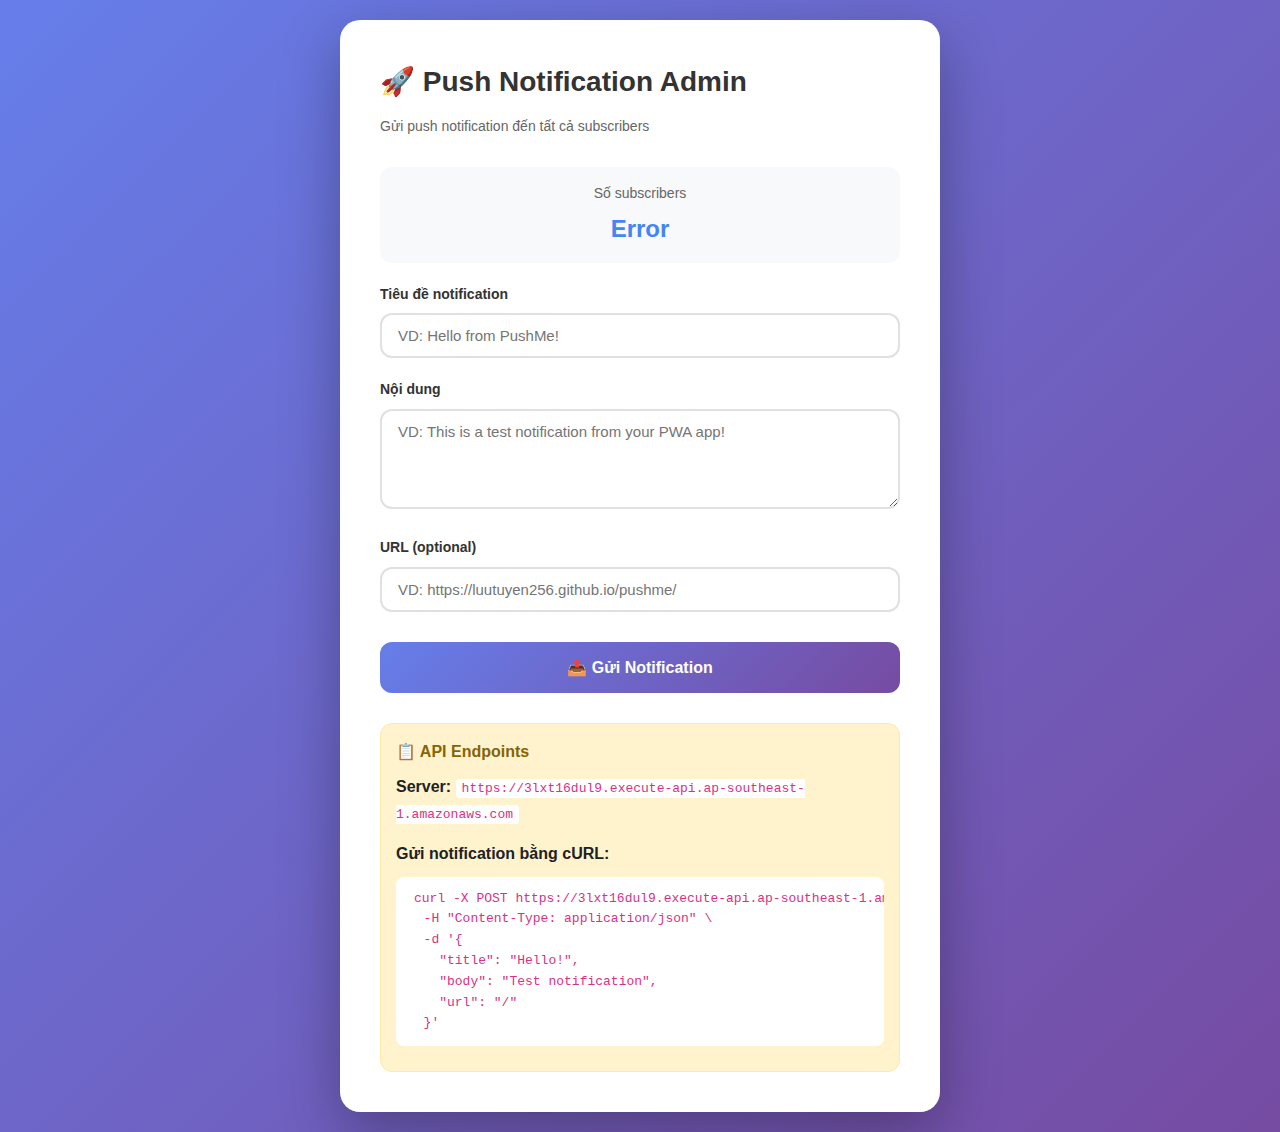
<file: admin.html>
<!DOCTYPE html>
<html lang="vi">
<head>
  <meta charset="UTF-8">
  <meta name="viewport" content="width=device-width, initial-scale=1.0">
  <title>PushMe Admin - Send Notification</title>
  <link rel="stylesheet" href="/style.css">
  <style>
    body {
      background: linear-gradient(135deg, #667eea 0%, #764ba2 100%);
      min-height: 100vh;
      display: flex;
      align-items: center;
      justify-content: center;
      padding: 20px;
    }
    .admin-container {
      background: white;
      border-radius: 20px;
      padding: 40px;
      max-width: 600px;
      width: 100%;
      box-shadow: 0 20px 60px rgba(0,0,0,0.3);
    }
    h1 {
      color: #333;
      margin-bottom: 10px;
      font-size: 28px;
    }
    .subtitle {
      color: #666;
      margin-bottom: 30px;
      font-size: 14px;
    }
    .form-group {
      margin-bottom: 20px;
    }
    label {
      display: block;
      margin-bottom: 8px;
      color: #333;
      font-weight: 600;
      font-size: 14px;
    }
    input, textarea {
      width: 100%;
      padding: 12px 16px;
      border: 2px solid #e0e0e0;
      border-radius: 12px;
      font-size: 15px;
      font-family: inherit;
      transition: all 0.3s ease;
      box-sizing: border-box;
    }
    input:focus, textarea:focus {
      outline: none;
      border-color: #4285f4;
      box-shadow: 0 0 0 3px rgba(66,133,244,0.1);
    }
    textarea {
      resize: vertical;
      min-height: 100px;
    }
    .btn {
      width: 100%;
      padding: 16px;
      background: linear-gradient(135deg, #667eea 0%, #764ba2 100%);
      color: white;
      border: none;
      border-radius: 12px;
      font-size: 16px;
      font-weight: 600;
      cursor: pointer;
      transition: transform 0.2s ease, box-shadow 0.2s ease;
      margin-top: 10px;
    }
    .btn:hover {
      transform: translateY(-2px);
      box-shadow: 0 10px 25px rgba(102,126,234,0.4);
    }
    .btn:active {
      transform: translateY(0);
    }
    .btn:disabled {
      opacity: 0.6;
      cursor: not-allowed;
    }
    .message {
      padding: 12px 16px;
      border-radius: 12px;
      margin-bottom: 20px;
      font-size: 14px;
      display: none;
    }
    .message.success {
      background: #d4edda;
      color: #155724;
      border: 1px solid #c3e6cb;
    }
    .message.error {
      background: #f8d7da;
      color: #721c24;
      border: 1px solid #f5c6cb;
    }
    .message.info {
      background: #d1ecf1;
      color: #0c5460;
      border: 1px solid #bee5eb;
    }
    .subscribers-count {
      background: #f8f9fa;
      padding: 15px;
      border-radius: 12px;
      margin-bottom: 20px;
      text-align: center;
    }
    .subscribers-count strong {
      font-size: 24px;
      color: #4285f4;
    }
    .api-info {
      background: #fff3cd;
      padding: 15px;
      border-radius: 12px;
      margin-top: 30px;
      border: 1px solid #ffeaa7;
    }
    .api-info h3 {
      margin: 0 0 10px 0;
      color: #856404;
      font-size: 16px;
    }
    .api-info code {
      background: white;
      padding: 2px 6px;
      border-radius: 4px;
      font-size: 13px;
      color: #d63384;
    }
    .api-info pre {
      background: white;
      padding: 12px;
      border-radius: 8px;
      overflow-x: auto;
      font-size: 12px;
      margin: 10px 0;
    }
  </style>
</head>
<body>
  <div class="admin-container">
    <h1>🚀 Push Notification Admin</h1>
    <p class="subtitle">Gửi push notification đến tất cả subscribers</p>

    <div id="message" class="message"></div>

    <div class="subscribers-count">
      <div style="color: #666; font-size: 14px; margin-bottom: 5px;">Số subscribers</div>
      <div><strong id="subscriber-count">...</strong></div>
    </div>

    <form id="notification-form">
      <div class="form-group">
        <label for="title">Tiêu đề notification</label>
        <input 
          type="text" 
          id="title" 
          name="title" 
          placeholder="VD: Hello from PushMe!" 
          required
          maxlength="100"
        >
      </div>

      <div class="form-group">
        <label for="body">Nội dung</label>
        <textarea 
          id="body" 
          name="body" 
          placeholder="VD: This is a test notification from your PWA app!" 
          required
          maxlength="300"
        ></textarea>
      </div>

      <div class="form-group">
        <label for="url">URL (optional)</label>
        <input 
          type="url" 
          id="url" 
          name="url" 
          placeholder="VD: https://luutuyen256.github.io/pushme/"
        >
      </div>

      <button type="submit" class="btn" id="send-btn">
        📤 Gửi Notification
      </button>
    </form>

    <div class="api-info">
      <h3>📋 API Endpoints</h3>
      <p><strong>Server:</strong> <code id="api-url">...</code></p>
      
      <p style="margin-top: 15px;"><strong>Gửi notification bằng cURL:</strong></p>
      <pre><code>curl -X POST ${API_URL}/send-notification \
  -H "Content-Type: application/json" \
  -d '{
    "title": "Hello!",
    "body": "Test notification",
    "url": "/"
  }'</code></pre>
    </div>
  </div>

  <script>
    const API_BASE_URL = 'https://3lxt16dul9.execute-api.ap-southeast-1.amazonaws.com';
    
    // Update API URL in UI
    document.getElementById('api-url').textContent = API_BASE_URL;
    document.querySelector('.api-info pre code').textContent = 
      `curl -X POST ${API_BASE_URL}/send-notification \\\n` +
      `  -H "Content-Type: application/json" \\\n` +
      `  -d '{\n` +
      `    "title": "Hello!",\n` +
      `    "body": "Test notification",\n` +
      `    "url": "/"\n` +
      `  }'`;

    // Show message
    function showMessage(text, type = 'info') {
      const messageEl = document.getElementById('message');
      messageEl.textContent = text;
      messageEl.className = `message ${type}`;
      messageEl.style.display = 'block';
      
      setTimeout(() => {
        messageEl.style.display = 'none';
      }, 5000);
    }

    // Fetch subscriber count
    async function fetchSubscriberCount() {
      try {
        const response = await fetch(`${API_BASE_URL}/subscribers/count`);
        if (response.ok) {
          const data = await response.json();
          document.getElementById('subscriber-count').textContent = data.count || '0';
        } else {
          document.getElementById('subscriber-count').textContent = 'N/A';
        }
      } catch (error) {
        console.error('Failed to fetch subscriber count:', error);
        document.getElementById('subscriber-count').textContent = 'Error';
      }
    }

    // Send notification
    async function sendNotification(data) {
      const sendBtn = document.getElementById('send-btn');
      sendBtn.disabled = true;
      sendBtn.textContent = '⏳ Đang gửi...';

      try {
        const response = await fetch(`${API_BASE_URL}/send-notification`, {
          method: 'POST',
          headers: {
            'Content-Type': 'application/json'
          },
          body: JSON.stringify(data)
        });

        if (!response.ok) {
          const errorData = await response.json();
          throw new Error(errorData.message || `HTTP ${response.status}`);
        }

        const result = await response.json();
        showMessage(
          `✅ Đã gửi notification đến ${result.sentCount || 'tất cả'} subscribers!`, 
          'success'
        );
        
        // Reset form
        document.getElementById('notification-form').reset();
        
        // Refresh subscriber count
        fetchSubscriberCount();
      } catch (error) {
        console.error('Send notification failed:', error);
        showMessage(`❌ Lỗi: ${error.message}`, 'error');
      } finally {
        sendBtn.disabled = false;
        sendBtn.textContent = '📤 Gửi Notification';
      }
    }

    // Form submit handler
    document.getElementById('notification-form').addEventListener('submit', (e) => {
      e.preventDefault();
      
      const formData = new FormData(e.target);
      const data = {
        title: formData.get('title').trim(),
        body: formData.get('body').trim(),
        url: formData.get('url').trim() || '/'
      };

      if (!data.title || !data.body) {
        showMessage('Vui lòng điền đầy đủ tiêu đề và nội dung', 'error');
        return;
      }

      sendNotification(data);
    });

    // Initial load
    fetchSubscriberCount();
    
    // Auto refresh every 30 seconds
    setInterval(fetchSubscriberCount, 30000);
  </script>
</body>
</html>
</file>
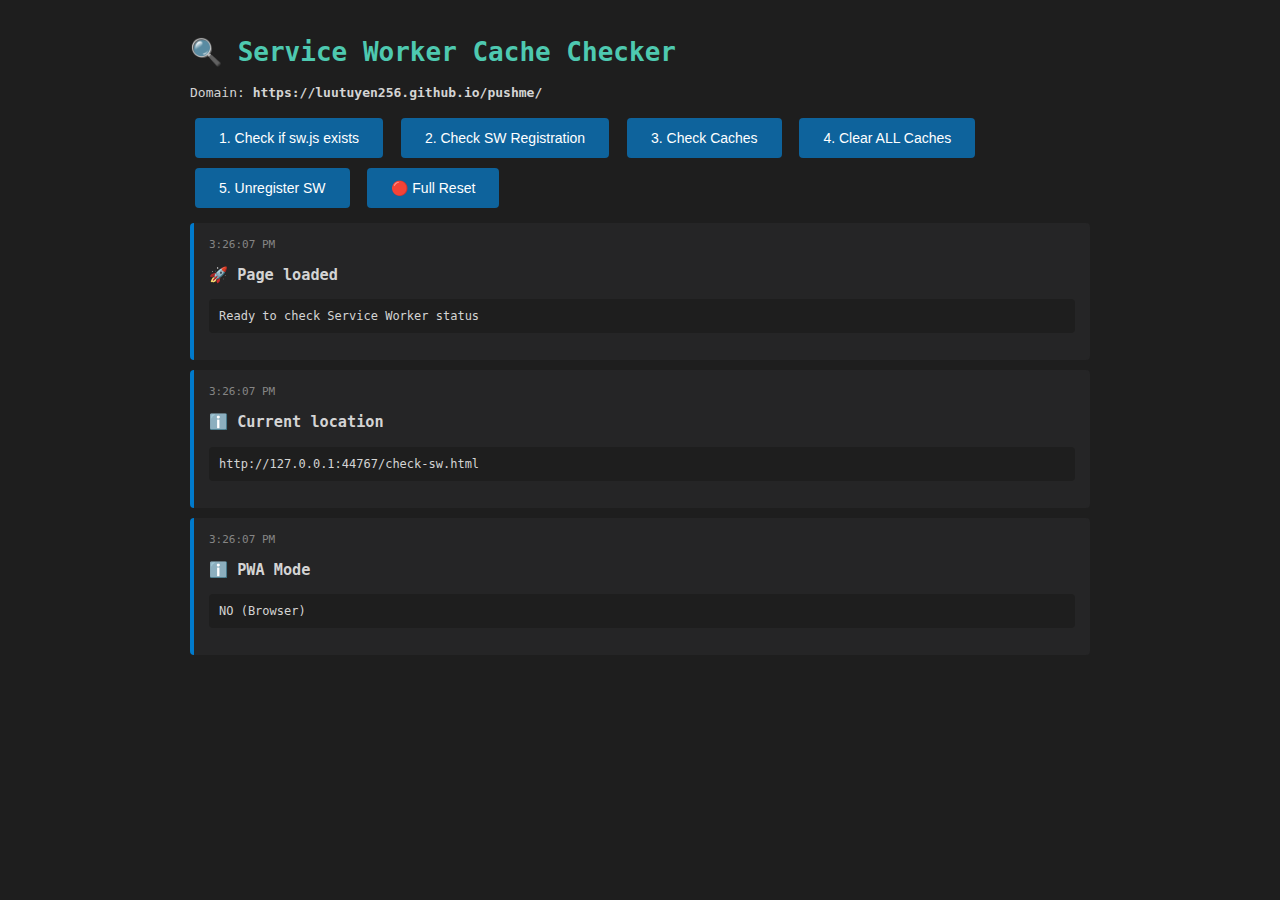
<file: check-sw.html>
<!DOCTYPE html>
<html lang="vi">
<head>
  <meta charset="UTF-8">
  <meta name="viewport" content="width=device-width, initial-scale=1.0">
  <title>Check Service Worker</title>
  <style>
    body {
      font-family: monospace;
      padding: 20px;
      background: #1e1e1e;
      color: #d4d4d4;
      max-width: 900px;
      margin: 0 auto;
    }
    .result {
      background: #252526;
      padding: 15px;
      border-radius: 4px;
      margin: 10px 0;
      border-left: 4px solid #007acc;
    }
    .result.success {
      border-left-color: #89d185;
    }
    .result.error {
      border-left-color: #f48771;
    }
    button {
      background: #0e639c;
      color: white;
      border: none;
      padding: 12px 24px;
      margin: 5px;
      border-radius: 4px;
      cursor: pointer;
      font-size: 14px;
    }
    button:hover {
      background: #1177bb;
    }
    pre {
      background: #1e1e1e;
      padding: 10px;
      overflow-x: auto;
      border-radius: 4px;
      font-size: 12px;
    }
    h1 {
      color: #4ec9b0;
    }
    h2 {
      color: #569cd6;
      font-size: 18px;
      margin-top: 30px;
    }
    .timestamp {
      color: #858585;
      font-size: 11px;
    }
  </style>
</head>
<body>
  <h1>🔍 Service Worker Cache Checker</h1>
  <p>Domain: <strong>https://luutuyen256.github.io/pushme/</strong></p>

  <div>
    <button onclick="checkSWFile()">1. Check if sw.js exists</button>
    <button onclick="checkSWRegistration()">2. Check SW Registration</button>
    <button onclick="checkCaches()">3. Check Caches</button>
    <button onclick="clearAllCaches()">4. Clear ALL Caches</button>
    <button onclick="unregisterSW()">5. Unregister SW</button>
    <button onclick="fullReset()">🔴 Full Reset</button>
  </div>

  <div id="results"></div>

  <script>
    const BASE_URL = 'https://luutuyen256.github.io/pushme';
    const SW_URL = `${BASE_URL}/sw.js`;

    function addResult(title, content, type = 'info') {
      const div = document.createElement('div');
      div.className = `result ${type}`;
      
      const timestamp = new Date().toLocaleTimeString();
      div.innerHTML = `
        <div class="timestamp">${timestamp}</div>
        <h3>${title}</h3>
        <pre>${content}</pre>
      `;
      
      document.getElementById('results').appendChild(div);
      console.log(title, content);
    }

    // 1. Check if sw.js file exists
    async function checkSWFile() {
      try {
        addResult('📝 Checking sw.js file...', 'Fetching from: ' + SW_URL);
        
        // Test with cache busting
        const cacheBustedURL = `${SW_URL}?v=${Date.now()}`;
        const response = await fetch(cacheBustedURL, {
          method: 'HEAD',
          cache: 'no-cache'
        });
        
        const info = `
Status: ${response.status} ${response.statusText}
Content-Type: ${response.headers.get('content-type')}
Content-Length: ${response.headers.get('content-length')} bytes
Last-Modified: ${response.headers.get('last-modified')}
Cache-Control: ${response.headers.get('cache-control')}
ETag: ${response.headers.get('etag')}
X-Cache: ${response.headers.get('x-cache')}
        `;
        
        if (response.ok) {
          addResult('✅ sw.js exists!', info, 'success');
          
          // Also fetch content
          const contentResponse = await fetch(cacheBustedURL, { cache: 'no-cache' });
          const text = await contentResponse.text();
          addResult('📄 sw.js content (first 500 chars)', text.substring(0, 500) + '...', 'success');
        } else {
          addResult('❌ sw.js NOT found', info, 'error');
        }
      } catch (error) {
        addResult('❌ Error checking sw.js', error.message, 'error');
      }
    }

    // 2. Check Service Worker Registration
    async function checkSWRegistration() {
      if (!('serviceWorker' in navigator)) {
        addResult('❌ Service Worker not supported', 'Browser does not support Service Workers', 'error');
        return;
      }

      try {
        const registrations = await navigator.serviceWorker.getRegistrations();
        
        if (registrations.length === 0) {
          addResult('⚠️ No Service Worker registered', 'No registrations found', 'error');
          return;
        }

        registrations.forEach((reg, i) => {
          const info = `
Registration ${i + 1}:
  Scope: ${reg.scope}
  Active: ${reg.active ? reg.active.scriptURL : 'none'}
  Installing: ${reg.installing ? reg.installing.scriptURL : 'none'}
  Waiting: ${reg.waiting ? reg.waiting.scriptURL : 'none'}
  State: ${reg.active ? reg.active.state : 'none'}
          `;
          addResult('✅ Service Worker Registration', info, 'success');
        });
      } catch (error) {
        addResult('❌ Error checking SW registration', error.message, 'error');
      }
    }

    // 3. Check Caches
    async function checkCaches() {
      if (!('caches' in window)) {
        addResult('❌ Cache API not supported', '', 'error');
        return;
      }

      try {
        const cacheNames = await caches.keys();
        
        if (cacheNames.length === 0) {
          addResult('ℹ️ No caches found', 'Cache storage is empty', 'info');
          return;
        }

        addResult('📦 Found ' + cacheNames.length + ' cache(s)', cacheNames.join('\n'), 'success');

        // Check each cache
        for (const name of cacheNames) {
          const cache = await caches.open(name);
          const requests = await cache.keys();
          
          const urls = requests.map(req => req.url).join('\n  ');
          addResult(`Cache: ${name}`, `Contains ${requests.length} items:\n  ${urls}`, 'success');
        }
      } catch (error) {
        addResult('❌ Error checking caches', error.message, 'error');
      }
    }

    // 4. Clear All Caches
    async function clearAllCaches() {
      if (!confirm('Are you sure you want to delete ALL caches?')) {
        return;
      }

      try {
        const cacheNames = await caches.keys();
        
        if (cacheNames.length === 0) {
          addResult('ℹ️ No caches to clear', '', 'info');
          return;
        }

        let deleted = 0;
        for (const name of cacheNames) {
          await caches.delete(name);
          deleted++;
          addResult(`🗑️ Deleted cache: ${name}`, '', 'success');
        }

        addResult('✅ All caches cleared!', `Deleted ${deleted} cache(s)`, 'success');
      } catch (error) {
        addResult('❌ Error clearing caches', error.message, 'error');
      }
    }

    // 5. Unregister Service Worker
    async function unregisterSW() {
      if (!confirm('Are you sure you want to unregister the Service Worker?')) {
        return;
      }

      try {
        const registrations = await navigator.serviceWorker.getRegistrations();
        
        if (registrations.length === 0) {
          addResult('ℹ️ No Service Worker to unregister', '', 'info');
          return;
        }

        for (const registration of registrations) {
          await registration.unregister();
          addResult('✅ Unregistered SW', registration.scope, 'success');
        }
      } catch (error) {
        addResult('❌ Error unregistering SW', error.message, 'error');
      }
    }

    // Full Reset
    async function fullReset() {
      if (!confirm('⚠️ This will:\n- Clear all caches\n- Unregister Service Worker\n- Clear localStorage\n\nContinue?')) {
        return;
      }

      addResult('🔄 Starting full reset...', '', 'info');

      // Clear caches
      try {
        const cacheNames = await caches.keys();
        for (const name of cacheNames) {
          await caches.delete(name);
        }
        addResult('✅ Caches cleared', cacheNames.length + ' cache(s) deleted', 'success');
      } catch (error) {
        addResult('⚠️ Cache clear failed', error.message, 'error');
      }

      // Unregister SW
      try {
        const registrations = await navigator.serviceWorker.getRegistrations();
        for (const registration of registrations) {
          await registration.unregister();
        }
        addResult('✅ Service Workers unregistered', registrations.length + ' unregistered', 'success');
      } catch (error) {
        addResult('⚠️ SW unregister failed', error.message, 'error');
      }

      // Clear localStorage
      try {
        localStorage.clear();
        addResult('✅ localStorage cleared', '', 'success');
      } catch (error) {
        addResult('⚠️ localStorage clear failed', error.message, 'error');
      }

      addResult('🎉 Full reset complete!', 'Please refresh the page', 'success');
    }

    // Auto check on load
    window.addEventListener('load', () => {
      addResult('🚀 Page loaded', 'Ready to check Service Worker status', 'info');
      
      // Show current URL
      addResult('ℹ️ Current location', window.location.href, 'info');
      
      // Show if in PWA mode
      const isPWA = window.matchMedia('(display-mode: standalone)').matches || 
                    window.navigator.standalone === true;
      addResult('ℹ️ PWA Mode', isPWA ? 'YES (Standalone)' : 'NO (Browser)', 'info');
    });
  </script>
</body>
</html>
</file>
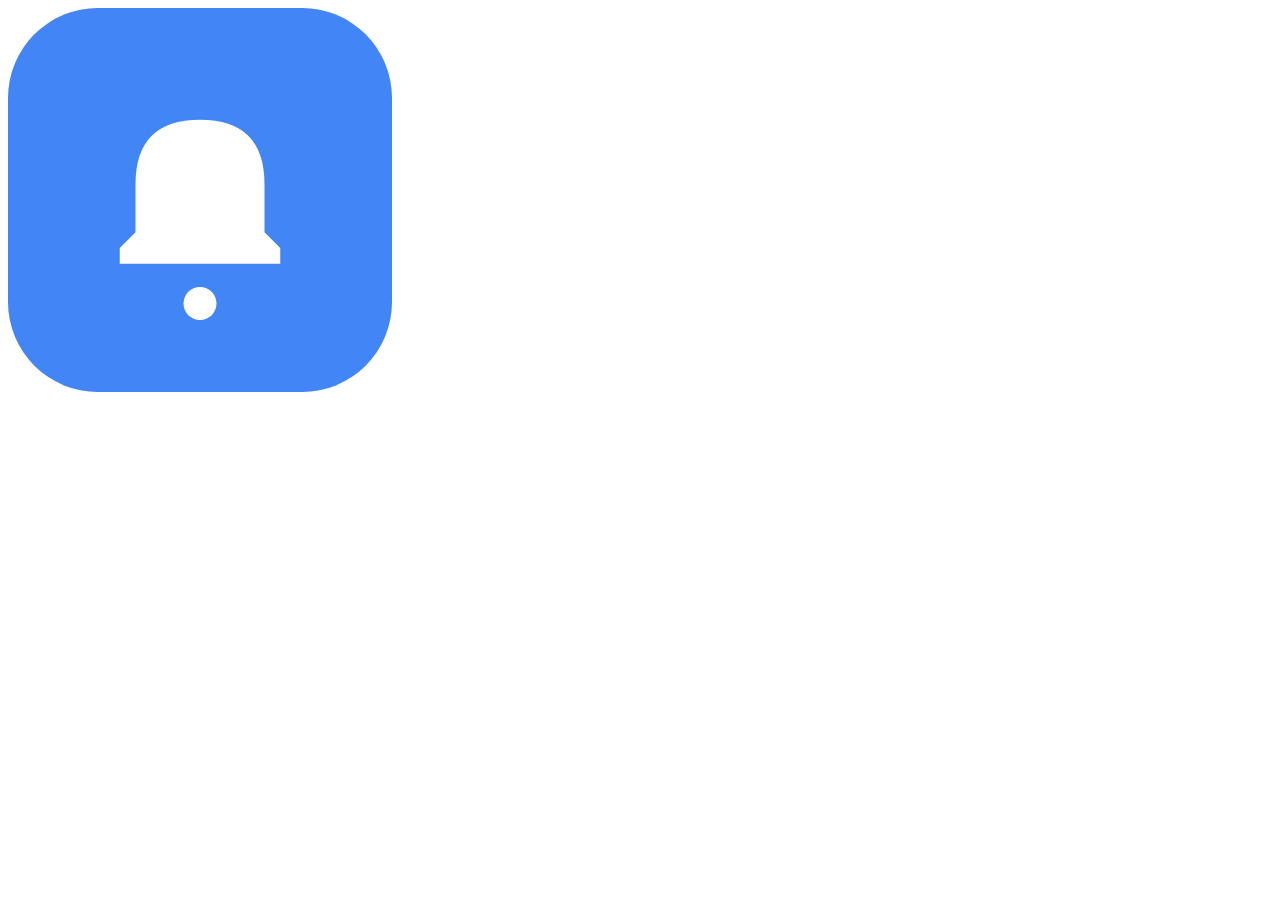
<file: create_icons.html>
<!DOCTYPE html>
<html>
<head><title>Generate Icons</title></head>
<body>
<canvas id="canvas"></canvas>
<script>
const sizes = [72, 96, 128, 144, 152, 192, 384, 512];
const canvas = document.getElementById('canvas');
const ctx = canvas.getContext('2d');

function createIcon(size) {
  canvas.width = size;
  canvas.height = size;
  
  // Background
  ctx.fillStyle = '#4285f4';
  ctx.beginPath();
  ctx.roundRect(0, 0, size, size, size/4.27);
  ctx.fill();
  
  // Bell icon (simplified)
  ctx.fillStyle = 'white';
  const scale = size / 512;
  ctx.save();
  ctx.scale(scale, scale);
  
  // Bell body
  ctx.beginPath();
  ctx.moveTo(256, 149);
  ctx.quadraticCurveTo(170, 149, 170, 235);
  ctx.lineTo(170, 299);
  ctx.lineTo(149, 320);
  ctx.lineTo(149, 341);
  ctx.lineTo(363, 341);
  ctx.lineTo(363, 320);
  ctx.lineTo(342, 299);
  ctx.lineTo(342, 235);
  ctx.quadraticCurveTo(342, 149, 256, 149);
  ctx.fill();
  
  // Bell bottom
  ctx.beginPath();
  ctx.arc(256, 394, 22, 0, Math.PI * 2);
  ctx.fill();
  
  ctx.restore();
  
  // Download
  canvas.toBlob((blob) => {
    const url = URL.createObjectURL(blob);
    const a = document.createElement('a');
    a.href = url;
    a.download = `icon-${size}.png`;
    a.click();
    URL.revokeObjectURL(url);
  });
}

sizes.forEach((size, i) => {
  setTimeout(() => createIcon(size), i * 100);
});

// Create maskable versions
setTimeout(() => {
  createIcon(192);
  setTimeout(() => {
    canvas.toBlob((blob) => {
      const url = URL.createObjectURL(blob);
      const a = document.createElement('a');
      a.href = url;
      a.download = 'icon-192-maskable.png';
      a.click();
      URL.revokeObjectURL(url);
    });
  }, 100);
}, sizes.length * 100);

setTimeout(() => {
  createIcon(512);
  setTimeout(() => {
    canvas.toBlob((blob) => {
      const url = URL.createObjectURL(blob);
      const a = document.createElement('a');
      a.href = url;
      a.download = 'icon-512-maskable.png';
      a.click();
      URL.revokeObjectURL(url);
    });
  }, 100);
}, (sizes.length + 1) * 100);

// Badge
setTimeout(() => {
  createIcon(72);
  setTimeout(() => {
    canvas.toBlob((blob) => {
      const url = URL.createObjectURL(blob);
      const a = document.createElement('a');
      a.href = url;
      a.download = 'badge-72.png';
      a.click();
      URL.revokeObjectURL(url);
    });
  }, 100);
}, (sizes.length + 2) * 100);
</script>
</body>
</html>
</file>
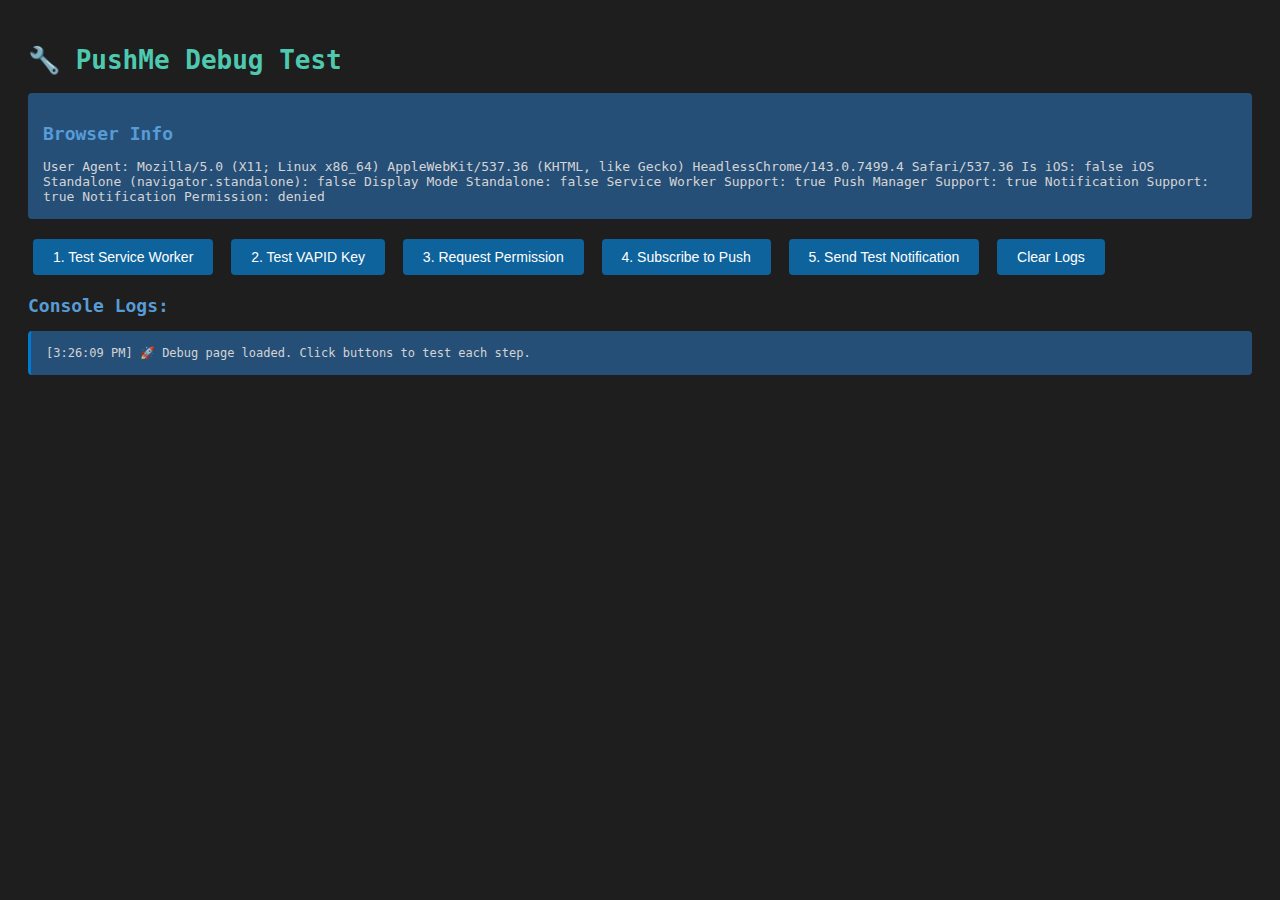
<file: test.html>
<!DOCTYPE html>
<html lang="vi">
<head>
  <meta charset="UTF-8">
  <meta name="viewport" content="width=device-width, initial-scale=1.0">
  <title>PushMe - Debug Test</title>
  <style>
    body {
      font-family: monospace;
      padding: 20px;
      background: #1e1e1e;
      color: #d4d4d4;
    }
    .log {
      background: #252526;
      padding: 10px;
      border-radius: 4px;
      margin: 10px 0;
      border-left: 3px solid #007acc;
      font-size: 12px;
      white-space: pre-wrap;
      word-break: break-all;
    }
    .log.error {
      border-left-color: #f48771;
    }
    .log.success {
      border-left-color: #89d185;
    }
    button {
      background: #0e639c;
      color: white;
      border: none;
      padding: 10px 20px;
      margin: 5px;
      border-radius: 4px;
      cursor: pointer;
      font-size: 14px;
    }
    button:hover {
      background: #1177bb;
    }
    .info {
      background: #264f78;
      padding: 15px;
      border-radius: 4px;
      margin: 15px 0;
    }
    h1 {
      color: #4ec9b0;
    }
    h2 {
      color: #569cd6;
      font-size: 18px;
    }
  </style>
</head>
<body>
  <h1>🔧 PushMe Debug Test</h1>
  
  <div class="info">
    <h2>Browser Info</h2>
    <div id="browser-info"></div>
  </div>

  <div>
    <button onclick="testServiceWorker()">1. Test Service Worker</button>
    <button onclick="testVapidKey()">2. Test VAPID Key</button>
    <button onclick="testNotificationPermission()">3. Request Permission</button>
    <button onclick="testSubscribe()">4. Subscribe to Push</button>
    <button onclick="testSendNotification()">5. Send Test Notification</button>
    <button onclick="clearLogs()">Clear Logs</button>
  </div>

  <h2>Console Logs:</h2>
  <div id="logs"></div>

  <script>
    const API_BASE_URL = 'https://3lxt16dul9.execute-api.ap-southeast-1.amazonaws.com';
    let swRegistration = null;
    let vapidPublicKey = null;

    function log(message, type = 'info') {
      const logDiv = document.createElement('div');
      logDiv.className = `log ${type}`;
      logDiv.textContent = `[${new Date().toLocaleTimeString()}] ${message}`;
      document.getElementById('logs').appendChild(logDiv);
      console.log(message);
    }

    function clearLogs() {
      document.getElementById('logs').innerHTML = '';
    }

    // Show browser info
    function showBrowserInfo() {
      const isIOS = /iPad|iPhone|iPod/.test(navigator.userAgent);
      const isStandalone = window.navigator.standalone === true;
      const matchesStandalone = window.matchMedia('(display-mode: standalone)').matches;
      
      const info = `
        User Agent: ${navigator.userAgent}
        
        Is iOS: ${isIOS}
        iOS Standalone (navigator.standalone): ${isStandalone}
        Display Mode Standalone: ${matchesStandalone}
        
        Service Worker Support: ${'serviceWorker' in navigator}
        Push Manager Support: ${'PushManager' in window}
        Notification Support: ${'Notification' in window}
        Notification Permission: ${Notification.permission}
      `;
      
      document.getElementById('browser-info').textContent = info;
    }

    // Test Service Worker
    async function testServiceWorker() {
      try {
        log('📝 Registering Service Worker...');
        const registration = await navigator.serviceWorker.register('/sw.js');
        log('✅ Service Worker registered: ' + registration.scope, 'success');
        
        await navigator.serviceWorker.ready;
        swRegistration = registration;
        log('✅ Service Worker ready', 'success');
      } catch (error) {
        log('❌ Service Worker failed: ' + error.message, 'error');
      }
    }

    // Test VAPID Key
    async function testVapidKey() {
      try {
        log('📝 Fetching VAPID key from server...');
        const response = await fetch(`${API_BASE_URL}/vapid-public-key`);
        
        if (!response.ok) {
          throw new Error(`HTTP ${response.status}`);
        }
        
        const data = await response.json();
        vapidPublicKey = data.publicKey;
        log('✅ VAPID key received: ' + vapidPublicKey.substring(0, 50) + '...', 'success');
      } catch (error) {
        log('❌ VAPID key failed: ' + error.message, 'error');
      }
    }

    // Test Notification Permission
    async function testNotificationPermission() {
      try {
        log('📝 Current permission: ' + Notification.permission);
        
        if (Notification.permission === 'granted') {
          log('✅ Permission already granted', 'success');
          return;
        }
        
        log('📝 Requesting permission...');
        const permission = await Notification.requestPermission();
        log('📝 Permission result: ' + permission);
        
        if (permission === 'granted') {
          log('✅ Permission granted!', 'success');
        } else if (permission === 'denied') {
          log('❌ Permission denied', 'error');
        } else {
          log('⚠️ Permission dismissed');
        }
      } catch (error) {
        log('❌ Permission request failed: ' + error.message, 'error');
      }
    }

    // Test Subscribe
    async function testSubscribe() {
      try {
        if (!swRegistration) {
          log('⚠️ Please run Test 1 first (Service Worker)');
          return;
        }
        
        if (!vapidPublicKey) {
          log('⚠️ Please run Test 2 first (VAPID Key)');
          return;
        }
        
        if (Notification.permission !== 'granted') {
          log('⚠️ Please run Test 3 first (Permission)');
          return;
        }
        
        log('📝 Checking existing subscription...');
        let subscription = await swRegistration.pushManager.getSubscription();
        
        if (subscription) {
          log('✅ Already subscribed: ' + subscription.endpoint, 'success');
          return;
        }
        
        log('📝 Creating new subscription...');
        const applicationServerKey = urlBase64ToUint8Array(vapidPublicKey);
        
        subscription = await swRegistration.pushManager.subscribe({
          userVisibleOnly: true,
          applicationServerKey: applicationServerKey
        });
        
        log('✅ Subscription created!', 'success');
        log('Endpoint: ' + subscription.endpoint);
        
        // Send to server
        log('📝 Sending to server...');
        const response = await fetch(`${API_BASE_URL}/subscribe`, {
          method: 'POST',
          headers: { 'Content-Type': 'application/json' },
          body: JSON.stringify({
            subscription: subscription.toJSON(),
            userId: 'test_user_' + Date.now()
          })
        });
        
        if (!response.ok) {
          throw new Error(`HTTP ${response.status}`);
        }
        
        const data = await response.json();
        log('✅ Subscription saved! ID: ' + data.subscriptionId, 'success');
        
      } catch (error) {
        log('❌ Subscribe failed: ' + error.message, 'error');
        log('Error details: ' + JSON.stringify(error, null, 2), 'error');
      }
    }

    // Test Send Notification
    async function testSendNotification() {
      try {
        log('📝 Sending test notification...');
        
        const response = await fetch(`${API_BASE_URL}/send-notification`, {
          method: 'POST',
          headers: { 'Content-Type': 'application/json' },
          body: JSON.stringify({
            title: 'Test từ Debug Page',
            body: 'Notification đã được gửi thành công! 🎉',
            url: '/'
          })
        });
        
        if (!response.ok) {
          throw new Error(`HTTP ${response.status}`);
        }
        
        const data = await response.json();
        log('✅ Notification sent! Count: ' + (data.sentCount || 'N/A'), 'success');
        
      } catch (error) {
        log('❌ Send notification failed: ' + error.message, 'error');
      }
    }

    // Helper: Convert VAPID key
    function urlBase64ToUint8Array(base64String) {
      const padding = '='.repeat((4 - base64String.length % 4) % 4);
      const base64 = (base64String + padding)
        .replace(/\-/g, '+')
        .replace(/_/g, '/');
      
      const rawData = window.atob(base64);
      const outputArray = new Uint8Array(rawData.length);
      
      for (let i = 0; i < rawData.length; ++i) {
        outputArray[i] = rawData.charCodeAt(i);
      }
      return outputArray;
    }

    // Initialize
    showBrowserInfo();
    log('🚀 Debug page loaded. Click buttons to test each step.');
  </script>
</body>
</html>
</file>
<file: style.css>
/* PushMe PWA - Styles */

:root {
  --primary-color: #4285f4;
  --primary-dark: #3367d6;
  --secondary-color: #34a853;
  --error-color: #ea4335;
  --warning-color: #fbbc04;
  --text-color: #202124;
  --text-secondary: #5f6368;
  --border-color: #dadce0;
  --background: #ffffff;
  --background-secondary: #f8f9fa;
  --shadow: 0 1px 3px rgba(0, 0, 0, 0.12), 0 1px 2px rgba(0, 0, 0, 0.24);
  --shadow-hover: 0 3px 6px rgba(0, 0, 0, 0.16), 0 3px 6px rgba(0, 0, 0, 0.23);
}

* {
  margin: 0;
  padding: 0;
  box-sizing: border-box;
}

body {
  font-family: -apple-system, BlinkMacSystemFont, 'Segoe UI', Roboto, Oxygen, Ubuntu, Cantarell, sans-serif;
  background: var(--background-secondary);
  color: var(--text-color);
  line-height: 1.6;
  -webkit-font-smoothing: antialiased;
  -moz-osx-font-smoothing: grayscale;
}

.container {
  max-width: 600px;
  margin: 0 auto;
  padding: 20px;
  min-height: 100vh;
}

/* Header */
.header {
  text-align: center;
  padding: 40px 0 20px;
}

.logo {
  display: flex;
  align-items: center;
  justify-content: center;
  gap: 12px;
  margin-bottom: 8px;
}

.logo h1 {
  font-size: 2rem;
  font-weight: 700;
  color: var(--text-color);
}

.subtitle {
  color: var(--text-secondary);
  font-size: 0.95rem;
}

/* Message */
.message {
  margin: 20px 0;
  padding: 16px;
  border-radius: 8px;
  font-weight: 500;
  animation: slideDown 0.3s ease;
}

.message.success {
  background: #e6f4ea;
  color: #1e8e3e;
  border: 1px solid #34a853;
}

.message.error {
  background: #fce8e6;
  color: #c5221f;
  border: 1px solid #ea4335;
}

.message.info {
  background: #e8f0fe;
  color: #1967d2;
  border: 1px solid #4285f4;
}

.message.warning {
  background: #fef7e0;
  color: #e37400;
  border: 1px solid #fbbc04;
}

@keyframes slideDown {
  from {
    opacity: 0;
    transform: translateY(-10px);
  }
  to {
    opacity: 1;
    transform: translateY(0);
  }
}

/* Section */
.section {
  background: var(--background);
  border-radius: 12px;
  padding: 32px;
  margin: 20px 0;
  box-shadow: var(--shadow);
}

/* Install Section */
.install-section {
  text-align: center;
}

.icon-wrapper {
  margin-bottom: 24px;
}

.install-section h2 {
  font-size: 1.75rem;
  margin-bottom: 16px;
  color: var(--text-color);
}

.instruction {
  color: var(--text-secondary);
  font-size: 1rem;
  margin-bottom: 24px;
}

.steps {
  text-align: left;
  max-width: 400px;
  margin: 0 auto 24px;
  list-style: none;
  counter-reset: step-counter;
}

.steps li {
  counter-increment: step-counter;
  margin-bottom: 16px;
  padding-left: 36px;
  position: relative;
  line-height: 1.6;
}

.steps li::before {
  content: counter(step-counter);
  position: absolute;
  left: 0;
  top: 0;
  width: 24px;
  height: 24px;
  background: var(--primary-color);
  color: white;
  border-radius: 50%;
  display: flex;
  align-items: center;
  justify-content: center;
  font-size: 0.875rem;
  font-weight: 600;
}

.share-icon {
  display: inline-block;
  vertical-align: middle;
  margin: 0 4px;
}

.note {
  background: var(--background-secondary);
  padding: 16px;
  border-radius: 8px;
  border-left: 4px solid var(--warning-color);
  text-align: left;
  font-size: 0.9rem;
}

/* Status Card */
.status-card {
  background: var(--background-secondary);
  padding: 20px;
  border-radius: 8px;
  margin-bottom: 24px;
}

.status-card h2 {
  font-size: 1.25rem;
  margin-bottom: 16px;
}

.status-item {
  display: flex;
  justify-content: space-between;
  align-items: center;
  padding: 12px 0;
  border-bottom: 1px solid var(--border-color);
}

.status-item:last-child {
  border-bottom: none;
}

.status-label {
  font-weight: 500;
  color: var(--text-secondary);
}

.status-text {
  font-weight: 600;
}

.status-text.success {
  color: var(--secondary-color);
}

.status-text.error {
  color: var(--error-color);
}

.status-text.warning {
  color: var(--warning-color);
}

/* Buttons */
.actions {
  display: flex;
  gap: 12px;
  margin-bottom: 32px;
}

.btn {
  flex: 1;
  padding: 14px 24px;
  font-size: 1rem;
  font-weight: 600;
  border: none;
  border-radius: 8px;
  cursor: pointer;
  transition: all 0.2s ease;
  font-family: inherit;
}

.btn:active {
  transform: translateY(1px);
}

.btn:disabled {
  opacity: 0.6;
  cursor: not-allowed;
}

.btn-primary {
  background: var(--primary-color);
  color: white;
}

.btn-primary:hover:not(:disabled) {
  background: var(--primary-dark);
  box-shadow: var(--shadow-hover);
}

.btn-secondary {
  background: white;
  color: var(--text-color);
  border: 2px solid var(--border-color);
}

.btn-secondary:hover:not(:disabled) {
  background: var(--background-secondary);
  border-color: var(--text-secondary);
}

/* Info Cards */
.info-cards {
  display: grid;
  gap: 16px;
  margin-bottom: 32px;
}

.info-card {
  background: var(--background-secondary);
  padding: 20px;
  border-radius: 8px;
  text-align: center;
}

.info-icon {
  font-size: 2.5rem;
  margin-bottom: 12px;
}

.info-card h3 {
  font-size: 1.125rem;
  margin-bottom: 8px;
  color: var(--text-color);
}

.info-card p {
  color: var(--text-secondary);
  font-size: 0.9rem;
}

/* How it Works */
.how-it-works {
  margin-bottom: 32px;
}

.how-it-works h2 {
  font-size: 1.5rem;
  margin-bottom: 24px;
  text-align: center;
}

.steps-list {
  display: flex;
  flex-direction: column;
  gap: 16px;
}

.step-item {
  display: flex;
  gap: 16px;
  align-items: flex-start;
}

.step-number {
  width: 40px;
  height: 40px;
  background: var(--primary-color);
  color: white;
  border-radius: 50%;
  display: flex;
  align-items: center;
  justify-content: center;
  font-weight: 700;
  font-size: 1.125rem;
  flex-shrink: 0;
}

.step-content h4 {
  font-size: 1rem;
  margin-bottom: 4px;
  color: var(--text-color);
}

.step-content p {
  font-size: 0.9rem;
  color: var(--text-secondary);
}

/* Debug Section */
.debug-section {
  margin-top: 32px;
  padding: 16px;
  background: var(--background-secondary);
  border-radius: 8px;
  font-size: 0.875rem;
}

.debug-section summary {
  cursor: pointer;
  font-weight: 600;
  color: var(--text-secondary);
  user-select: none;
}

.debug-content {
  margin-top: 16px;
}

.debug-content p {
  margin-top: 12px;
  color: var(--text-secondary);
}

.debug-content code {
  display: block;
  background: white;
  padding: 8px;
  border-radius: 4px;
  margin-top: 4px;
  word-break: break-all;
  font-size: 0.8rem;
  font-family: 'Courier New', monospace;
  border: 1px solid var(--border-color);
}

/* Footer */
.footer {
  text-align: center;
  padding: 32px 0;
  color: var(--text-secondary);
  font-size: 0.875rem;
}

.tech-stack {
  margin-top: 8px;
  font-size: 0.8rem;
}

/* Responsive */
@media (max-width: 480px) {
  .container {
    padding: 16px;
  }
  
  .section {
    padding: 24px 20px;
  }
  
  .header {
    padding: 24px 0 16px;
  }
  
  .logo h1 {
    font-size: 1.75rem;
  }
  
  .actions {
    flex-direction: column;
  }
  
  .btn {
    width: 100%;
  }
}

/* PWA Standalone Mode Adjustments */
@media (display-mode: standalone) {
  .container {
    padding-top: env(safe-area-inset-top);
    padding-bottom: env(safe-area-inset-bottom);
  }
}
</file>
